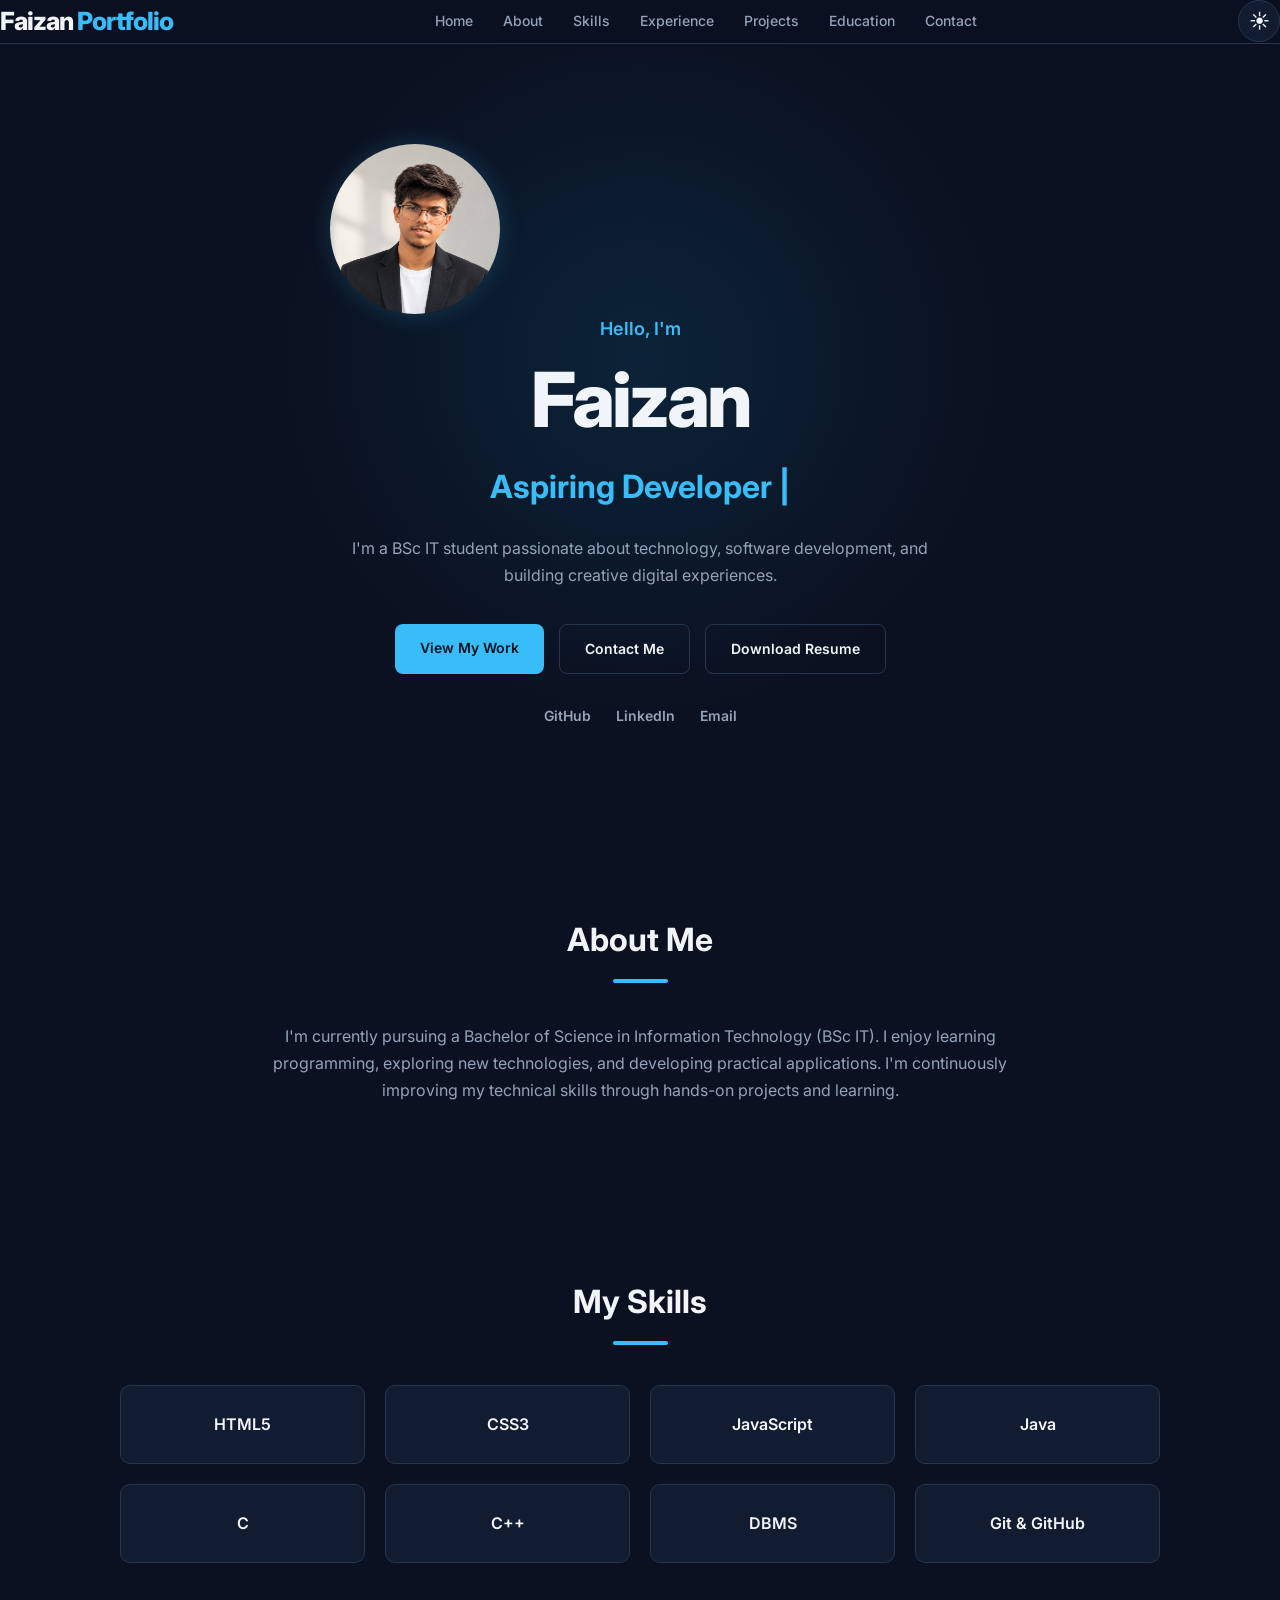
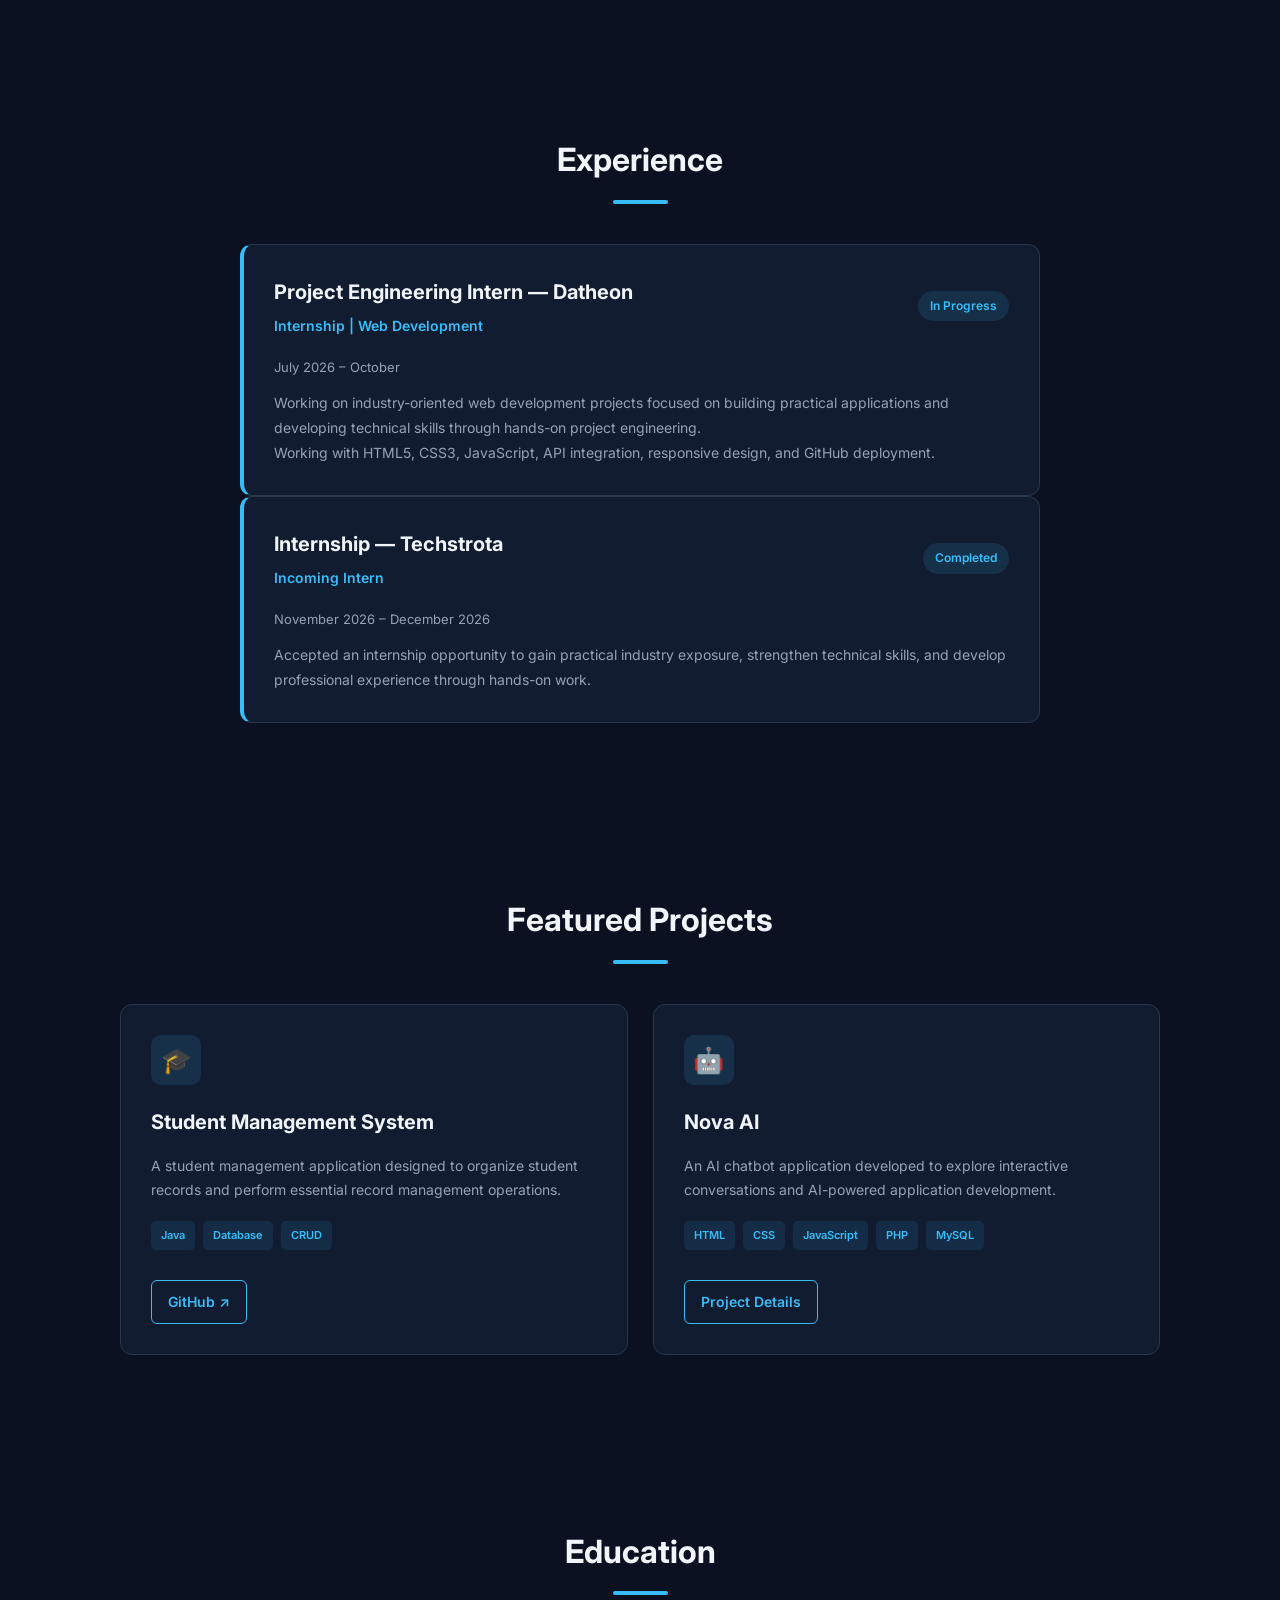
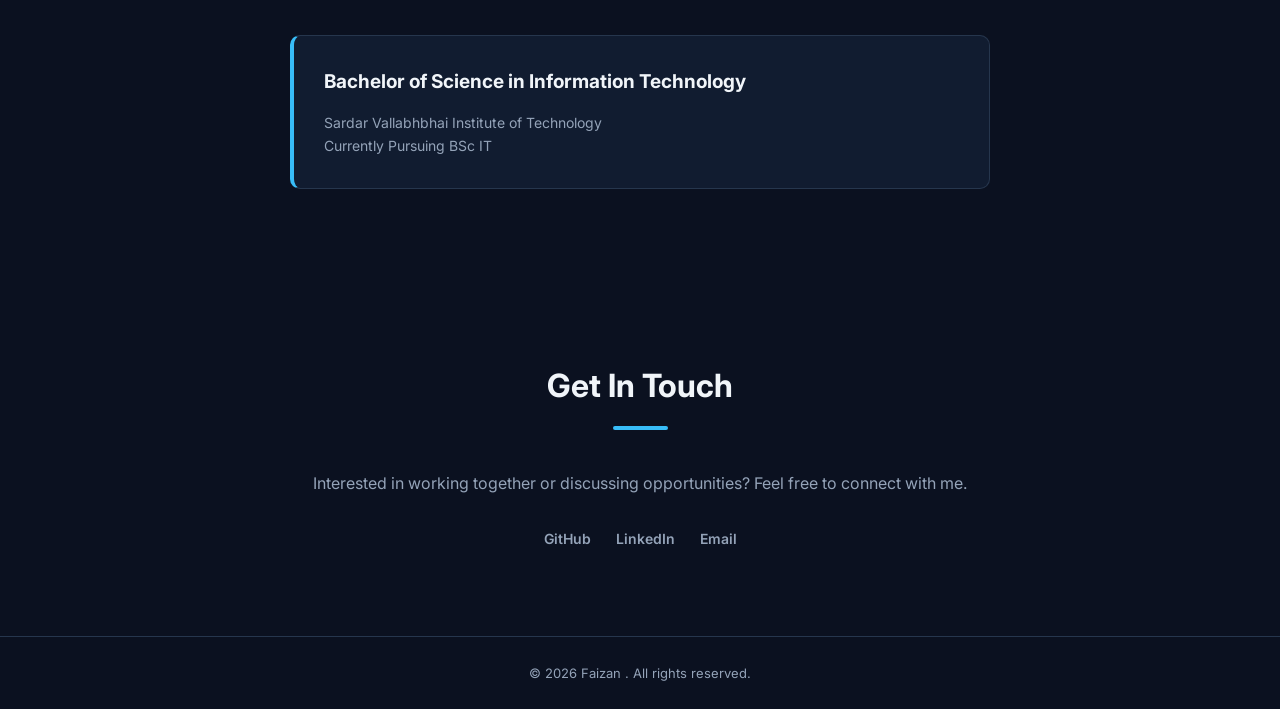
<file: index.html>
<!DOCTYPE html>
<html lang="en">
<head>
    <meta charset="UTF-8">
    <meta name="viewport" content="width=device-width, initial-scale=1.0">
    <meta name="description" content="Faizan Patel - BSc IT Student and Aspiring Developer Portfolio">

    <title>Faizan  | Developer Portfolio</title>

    <link rel="stylesheet" href="css/style.css">
    <script src="js/script.js" defer></script>
</head>

<body>

    

    <!-- Navigation -->
 <!-- Navigation -->
<header>
    <nav>
        <div class="logo">
            Faizan <span>Portfolio</span>
        </div>

        <div class="nav-links" id="nav-links">
            <a href="#home">Home</a>
            <a href="#about">About</a>
            <a href="#skills">Skills</a>
            <a href="#experience">Experience</a>
            <a href="#projects">Projects</a>
            <a href="#education">Education</a>
            <a href="#contact">Contact</a>
        </div>

        <div class="nav-actions">
            <button class="menu-toggle" id="menu-toggle"
                aria-label="Open navigation">
                ☰
            </button>

            <button id="theme-toggle" aria-label="Toggle theme">
                ☀
            </button>
        </div>
    </nav>
</header>

    <main>

        <!-- Home Section -->
        
<section id="home" class="hero">

    <div class="hero-content">

        <div class="profile-image">
            <img src="./images/profile.png"
                 alt="Faizan  - Profile Photo">
        </div>

        <p class="intro">Hello, I'm</p>

        <h1>Faizan </h1>

        <h2 class="typing-heading">
            <span id="typing-text"></span>
            <span class="cursor">|</span>
        </h2>

        <p class="hero-description">
            I'm a BSc IT student passionate about technology,
            software development, and building creative digital
            experiences.
        </p>

        <div class="hero-buttons">

            <a href="#projects" class="btn primary-btn">
                View My Work
            </a>

            <a href="#contact" class="btn secondary-btn">
                Contact Me
            </a>

            <a href="resume.pdf"
               class="btn secondary-btn"
               download>
                Download Resume
            </a>

        </div>

        <div class="social-links">
            <a href="https://github.com/Faizan9509">GitHub</a>
            <a href="https://www.linkedin.com/in/faizan9509/">LinkedIn</a>
            <a href="mailto:patelfaizan9509@gmail.com">Email</a>
        </div>

    </div>

</section>


        <!-- About Section -->
        <section id="about" class="section">
            <h2 class="section-title">About Me</h2>

            <p>
                I'm currently pursuing a Bachelor of Science in Information
                Technology (BSc IT). I enjoy learning programming,
                exploring new technologies, and developing practical
                applications. I'm continuously improving my technical
                skills through hands-on projects and learning.
            </p>
        </section>

        <!-- Skills Section -->
        <section id="skills" class="section">
            <h2 class="section-title">My Skills</h2>

            <div class="skills-grid">
                <div class="skill-card">HTML5</div>
                <div class="skill-card">CSS3</div>
                <div class="skill-card">JavaScript</div>
                <div class="skill-card">Java</div>
                <div class="skill-card">C</div>
                <div class="skill-card">C++</div>
                <div class="skill-card">DBMS</div>
                <div class="skill-card">Git & GitHub</div>
            </div>
        </section>


<!-- Experience Section -->

<!-- Datheon Internship -->

 <section id="experience" class="section">
    <h2 class="section-title">Experience</h2>
<div class="experience-card">

    <div class="experience-header">
        <div>
            <h3>Project Engineering Intern — Datheon</h3>
            <p class="experience-role">Internship | Web Development</p>
        </div>

        <span class="experience-status">In Progress</span>
    </div>

    <p class="experience-date">
        July 2026 – October
    </p>

    <p class="experience-description">
        Working on industry-oriented web development projects
        focused on building practical applications and developing
        technical skills through hands-on project engineering.
    </p>

    <p class="experience-description">
        Working with HTML5, CSS3, JavaScript, API integration,
        responsive design, and GitHub deployment.
    </p>

</div>



    <div class="experience-card">
        <div class="experience-header">
            <div>
                <h3>Internship — Techstrota</h3>
                <p class="experience-role">Incoming Intern</p>
            </div>

            <span class="experience-status">Completed</span>
        </div>

        <p class="experience-date">
             November 2026 – December 2026
        </p>

        <p class="experience-description">
            Accepted an internship opportunity to gain practical
            industry exposure, strengthen technical skills, and
            develop professional experience through hands-on work.
        </p>
    </div>



</section>
       
<!-- Projects Section -->
<section id="projects" class="section">

    <h2 class="section-title">Featured Projects</h2>

    <div class="projects-grid">

        <!-- Project 1 -->
        <div class="project-card">

            <div class="project-icon">
                <span>🎓</span>
            </div>

            <h3>Student Management System</h3>

            <p>
                A student management application designed to
                organize student records and perform essential
                record management operations.
            </p>

            <div class="project-tags">
                <span>Java</span>
                <span>Database</span>
                <span>CRUD</span>
            </div>

            <div class="project-buttons">

                <a href="https://github.com/Faizan9509/Student-Management-System"
                   target="_blank"
                   rel="noopener noreferrer"
                   class="project-link">
                    GitHub ↗
                </a>

            </div>

        </div>


        <!-- Project 2 -->
        <div class="project-card">

            <div class="project-icon">
                <span>🤖</span>
            </div>

            <h3>Nova AI</h3>

            <p>
                An AI chatbot application developed to explore
                interactive conversations and AI-powered
                application development.
            </p>

            <div class="project-tags">
                <span>HTML</span>
                <span>CSS</span>
                <span>JavaScript</span>
                <span>PHP</span>
                <span>MySQL</span>
            </div>

            <div class="project-buttons">

                <a href="#contact" class="project-link">
                    Project Details
                </a>

            </div>

        </div>

    </div>

</section>


        <!-- Education Section -->
        <section id="education" class="section">
            <h2 class="section-title">Education</h2>

            <div class="education-card">
                <h3>Bachelor of Science in Information Technology</h3>
                <p>Sardar Vallabhbhai Institute of Technology</p>
                <p>Currently Pursuing BSc IT</p>
            </div>
        </section>

        <!-- Contact Section -->
        <section id="contact" class="section">
            <h2 class="section-title">Get In Touch</h2>

            <p>
                Interested in working together or discussing opportunities?
                Feel free to connect with me.
            </p>

          <div class="social-links">

    <a href="https://github.com/Faizan9509"
       target="_blank"
       rel="noopener noreferrer">
       GitHub
    </a>

    <a href="https://www.linkedin.com/in/faizan9509/"
       target="_blank"
       rel="noopener noreferrer">
       LinkedIn
    </a>

    <a href="mailto:patelfaizan9509@gmail.com">
       Email
    </a>

</div>
        </section>

    </main>

    <!-- Footer -->
    <footer>
        <p>© Faizan . All rights reserved.</p>
    </footer>

</body>
</html>
</file>
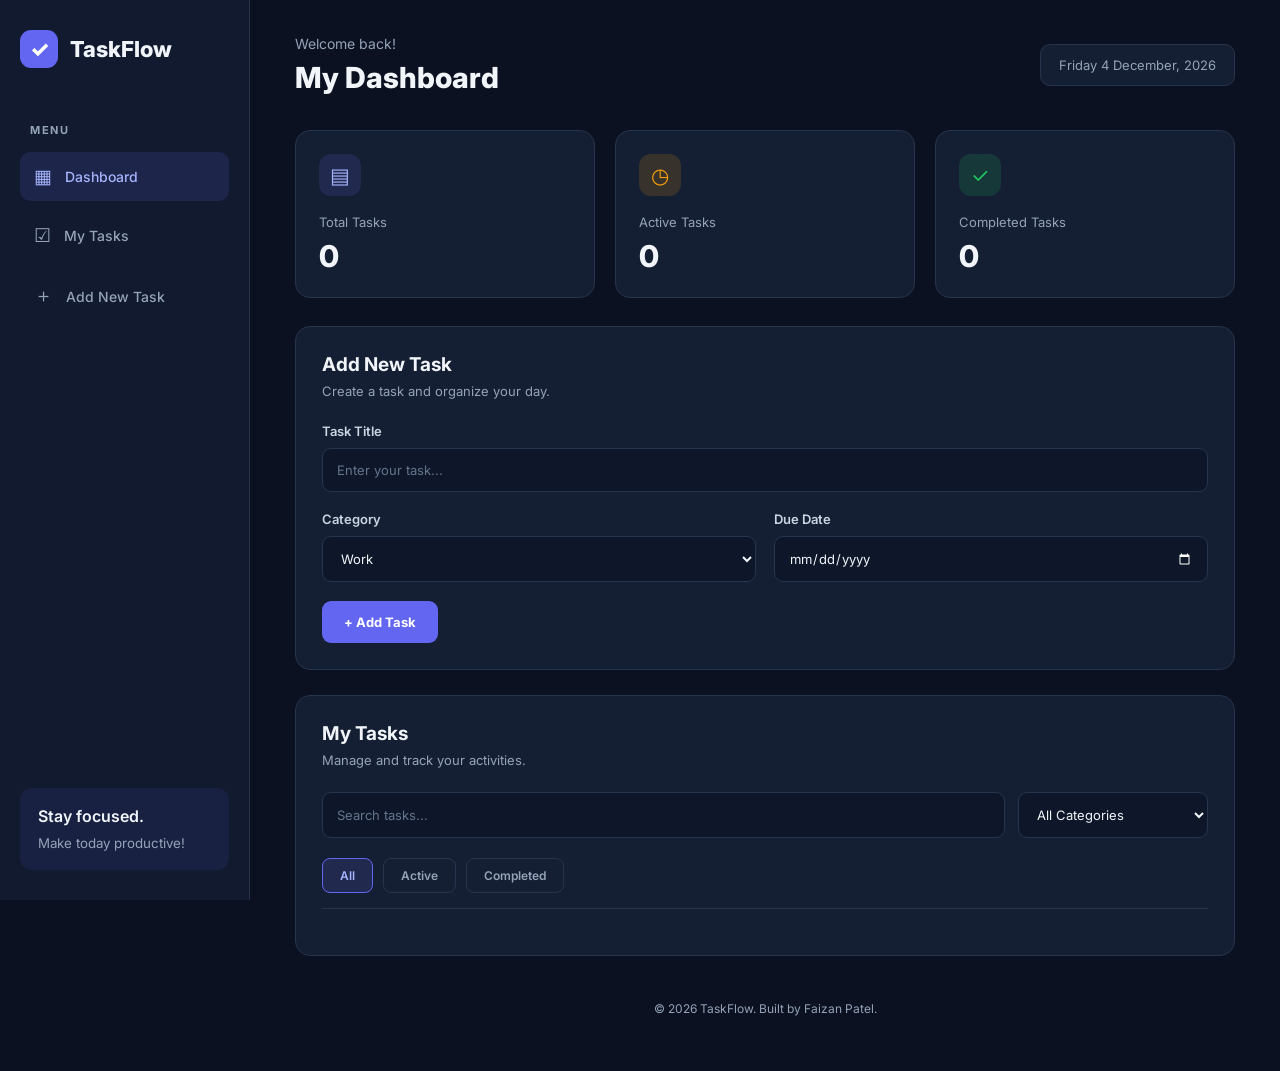
<file: Dynamic-Task-Manager/index.html>
<!DOCTYPE html>
<html lang="en">
<head>
    <meta charset="UTF-8">
    <meta name="viewport" content="width=device-width, initial-scale=1.0">

    <title>TaskFlow | Productivity Manager</title>

    <link rel="stylesheet" href="css/style.css">
    <script src="js/script.js" defer></script>
</head>

<body>

    <!-- Sidebar -->
    <aside class="sidebar">

        <div class="logo">
            <span class="logo-icon">✓</span>
            <h2>TaskFlow</h2>
        </div>

        <p class="sidebar-heading">MENU</p>

        <nav class="sidebar-nav">
            <a href="#dashboard" class="nav-link active">
                <span>▦</span> Dashboard
            </a>

            <a href="#tasks-section" class="nav-link">
                <span>☑</span> My Tasks
            </a>

            <a href="#add-task-section" class="nav-link">
                <span>＋</span> Add New Task
            </a>
        </nav>

        <div class="sidebar-bottom">
            <p>Stay focused.</p>
            <small>Make today productive!</small>
        </div>

    </aside>


    <!-- Main Content -->
    <main class="main-content" id="dashboard">

        <!-- Header -->
        <header class="topbar">
            <div>
                <p class="welcome-text">Welcome back!</p>
                <h1>My Dashboard</h1>
            </div>

            <div class="date-display" id="current-date"></div>
        </header>


        <!-- Summary Cards -->
        <section class="stats-grid">

            <div class="stat-card">
                <div class="stat-icon total-icon">▤</div>
                <p>Total Tasks</p>
                <h2 id="total-count">0</h2>
            </div>

            <div class="stat-card">
                <div class="stat-icon active-icon">◷</div>
                <p>Active Tasks</p>
                <h2 id="active-count">0</h2>
            </div>

            <div class="stat-card">
                <div class="stat-icon completed-icon">✓</div>
                <p>Completed Tasks</p>
                <h2 id="completed-count">0</h2>
            </div>

        </section>


        <!-- Add Task Section -->
        <section class="content-card" id="add-task-section">

            <div class="section-heading">
                <div>
                    <h2>Add New Task</h2>
                    <p>Create a task and organize your day.</p>
                </div>
            </div>

            <form id="task-form">

                <div class="form-group">
                    <label for="task-title">Task Title</label>
                    <input
                        type="text"
                        id="task-title"
                        placeholder="Enter your task..."
                        required
                    >
                </div>

                <div class="form-row">

                    <div class="form-group">
                        <label for="task-category">Category</label>

                        <select id="task-category" required>
                            <option value="Work">Work</option>
                            <option value="Personal">Personal</option>
                            <option value="Study">Study</option>
                        </select>
                    </div>

                    <div class="form-group">
                        <label for="task-date">Due Date</label>

                        <input
                            type="date"
                            id="task-date"
                            required
                        >
                    </div>

                </div>

                <button type="submit" class="primary-btn">
                    + Add Task
                </button>

            </form>

        </section>


        <!-- Tasks Section -->
        <section class="content-card tasks-section" id="tasks-section">

            <div class="section-heading">
                <div>
                    <h2>My Tasks</h2>
                    <p>Manage and track your activities.</p>
                </div>
            </div>

            <!-- Search -->
            <div class="task-controls">

                <input
                    type="search"
                    id="search-input"
                    placeholder="Search tasks..."
                >

                <select id="filter-category">
                    <option value="All">All Categories</option>
                    <option value="Work">Work</option>
                    <option value="Personal">Personal</option>
                    <option value="Study">Study</option>
                </select>

            </div>


            <!-- Status Filters -->
            <div class="filter-tabs">

                <button class="filter-btn active" data-filter="All">
                    All
                </button>

                <button class="filter-btn" data-filter="Active">
                    Active
                </button>

                <button class="filter-btn" data-filter="Completed">
                    Completed
                </button>

            </div>


            <!-- Task List -->
            <div class="task-list" id="task-list">

                <div class="empty-state" id="empty-state">
                    <div class="empty-icon">☑</div>
                    <h3>No tasks yet</h3>
                    <p>Add your first task to get started!</p>
                </div>

            </div>

        </section>


        <!-- Footer -->
        <footer class="footer">
            <p>© <span id="current-year"></span> TaskFlow. Built by Faizan Patel.</p>
        </footer>

    </main>

</body>
</html>
</file>
<file: css/style.css>
/* ==============================
   1. GLOBAL SETTINGS
================================ */

@import url('https://fonts.googleapis.com/css2?family=Inter:wght@400;500;600;700;800&display=swap');

:root {
    --bg-color: #0b1120;
    --card-color: #111c30;
    --text-color: #f1f5f9;
    --secondary-color: #94a3b8;
    --accent-color: #38bdf8;
    --border-color: #26364d;
    --header-bg: rgba(11, 17, 32, 0.92);
}

body[data-theme="light"] {
    --bg-color: #f8fafc;
    --card-color: #ffffff;
    --text-color: #0f172a;
    --secondary-color: #64748b;
    --accent-color: #0284c7;
    --border-color: #e2e8f0;
    --header-bg: rgba(248, 250, 252, 0.92);
}

* {
    margin: 0;
    padding: 0;
    box-sizing: border-box;
}

html {
    scroll-behavior: smooth;
    scroll-padding-top: 90px;
}

body {
    font-family: 'Inter', sans-serif;
    background: var(--bg-color);
    color: var(--text-color);
    line-height: 1.7;
    transition: background 0.3s, color 0.3s;
}

a {
    text-decoration: none;
    color: inherit;
}

button {
    font-family: inherit;
    cursor: pointer;
}

section {
    scroll-margin-top: 90px;
}

/* Scroll Reveal Animation */
.reveal {
    opacity: 0;
    transform: translateY(30px);
    transition: opacity 0.7s ease, transform 0.7s ease;
}

.reveal.active {
    opacity: 1;
    transform: translateY(0);
}

@media (prefers-reduced-motion: reduce) {
    .reveal {
        opacity: 1;
        transform: none;
        transition: none;
    }
}
/* ==============================
   2. NAVIGATION BAR
================================ */

header {
    position: sticky;
    top: 0;
    z-index: 1000;
    background: var(--header-bg);
    backdrop-filter: blur(15px);
    border-bottom: 1px solid var(--border-color);
}

.navbar {
    max-width: 1200px;
    margin: auto;
    padding: 18px 30px;
    display: flex;
    align-items: center;
    justify-content: space-between;
}

.logo {
    font-size: 25px;
    font-weight: 800;
    letter-spacing: -1px;
}

.logo span {
    color: var(--accent-color);
}

.nav-links {
    display: flex;
    align-items: center;
    gap: 30px;
    list-style: none;
}

.nav-links a {
    color: var(--secondary-color);
    font-size: 14px;
    font-weight: 500;
    transition: color 0.3s;
}

.nav-links a:hover {
    color: var(--accent-color);
}

#theme-toggle {
    background: var(--card-color);
    color: var(--text-color);
    border: 1px solid var(--border-color);
    border-radius: 50%;
    width: 42px;
    height: 42px;
    font-size: 20px;
    transition: 0.3s;
}

#theme-toggle:hover {
    border-color: var(--accent-color);
    transform: rotate(20deg);
}

/* ==============================
   3. HERO SECTION
================================ */

.hero {
    min-height: 85vh;
    display: flex;
    align-items: center;
    justify-content: center;
    padding: 100px 25px;
    text-align: center;
    background:
        radial-gradient(
            circle at 50% 40%,
            rgba(14, 165, 233, 0.12),
            transparent 45%
        );
}

.hero-content {
    max-width: 800px;
    animation: fadeUp 1s ease;
}

.intro {
    color: var(--accent-color);
    font-size: 18px;
    font-weight: 600;
    margin-bottom: 10px;
}

.hero h1 {
    font-size: clamp(45px, 8vw, 76px);
    font-weight: 800;
    letter-spacing: -3px;
    line-height: 1.2;
    margin-bottom: 15px;
}

.hero h2 {
    font-size: clamp(22px, 4vw, 32px);
    color: var(--accent-color);
    margin-bottom: 20px;
}

.hero-description {
    color: var(--secondary-color);
    max-width: 620px;
    margin: 0 auto 35px;
    font-size: 16px;
}

.hero-buttons {
    display: flex;
    justify-content: center;
    gap: 15px;
    flex-wrap: wrap;
}

.btn {
    display: inline-block;
    padding: 12px 25px;
    border-radius: 8px;
    font-size: 14px;
    font-weight: 600;
    transition: 0.3s;
}

.primary-btn {
    background: var(--accent-color);
    color: #06111f;
}

.primary-btn:hover {
    transform: translateY(-4px);
    box-shadow: 0 8px 25px rgba(56, 189, 248, 0.25);
}

.secondary-btn {
    border: 1px solid var(--border-color);
    color: var(--text-color);
}

.secondary-btn:hover {
    border-color: var(--accent-color);
    color: var(--accent-color);
    transform: translateY(-4px);
}



/* Typing animation */

.typing-heading {
    min-height: 48px;
}

.cursor {
    color: var(--accent-color);
    animation: blink 0.7s infinite;
}

@keyframes blink {
    50% {
        opacity: 0;
    }
}

/* Social media links */

.social-links {
    display: flex;
    justify-content: center;
    gap: 25px;
    margin-top: 30px;
    flex-wrap: wrap;
}

.social-links a {
    color: var(--secondary-color);
    font-size: 14px;
    font-weight: 600;
    transition: 0.3s;
}

.social-links a:hover {
    color: var(--accent-color);
    transform: translateY(-3px);
}

/* ==============================
   4. COMMON SECTION DESIGN
================================ */

.section {
    max-width: 1100px;
    margin: auto;
    padding: 85px 30px;
}

.section-title {
    font-size: 32px;
    font-weight: 700;
    text-align: center;
    margin-bottom: 40px;
}

.section-title::after {
    content: "";
    display: block;
    width: 55px;
    height: 4px;
    background: var(--accent-color);
    border-radius: 5px;
    margin: 12px auto 0;
}

/* ==============================
   5. ABOUT SECTION
================================ */

#about > p {
    max-width: 800px;
    margin: auto;
    text-align: center;
    color: var(--secondary-color);
    font-size: 16px;
}

/* ==============================
   6. SKILLS SECTION
================================ */

.skills-grid {
    display: grid;
    grid-template-columns: repeat(4, 1fr);
    gap: 20px;
}

.skill-card {
    background: var(--card-color);
    border: 1px solid var(--border-color);
    border-radius: 10px;
    padding: 25px 15px;
    text-align: center;
    font-weight: 600;
    transition: 0.3s;
}

.skill-card:hover {
    transform: translateY(-6px);
    border-color: var(--accent-color);
    color: var(--accent-color);
}


/* ==============================
   EXPERIENCE SECTION
================================ */

.experience-card {
    max-width: 800px;
    margin: 0 auto;
    padding: 30px;
    background: var(--card-color);
    border: 1px solid var(--border-color);
    border-left: 4px solid var(--accent-color);
    border-radius: 12px;
    transition: transform 0.3s, border-color 0.3s;
}

.experience-card:hover {
    transform: translateY(-5px);
    border-color: var(--accent-color);
}

.experience-header {
    display: flex;
    justify-content: space-between;
    align-items: center;
    gap: 15px;
    flex-wrap: wrap;
}

.experience-header h3 {
    font-size: 20px;
    margin-bottom: 5px;
}

.experience-role {
    color: var(--accent-color);
    font-size: 14px;
    font-weight: 600;
}

.experience-status {
    padding: 5px 12px;
    border-radius: 20px;
    background: rgba(56, 189, 248, 0.12);
    color: var(--accent-color);
    font-size: 12px;
    font-weight: 600;
}

.experience-date {
    color: var(--secondary-color);
    font-size: 13px;
    margin: 18px 0 12px;
}

.experience-description {
    color: var(--secondary-color);
    font-size: 14px;
    line-height: 1.8;
}


/* ==============================
   7. PROJECTS SECTION
================================ */

.projects-grid {
    display: grid;
    grid-template-columns: repeat(2, 1fr);
    gap: 25px;
}

.project-card {
    background: var(--card-color);
    border: 1px solid var(--border-color);
    border-radius: 12px;
    padding: 30px;
    transition: 0.3s;
}

.project-card:hover {
    transform: translateY(-7px);
    border-color: var(--accent-color);
    box-shadow: 0 10px 30px rgba(0, 0, 0, 0.15);
}

.project-card h3 {
    font-size: 20px;
    margin-bottom: 15px;
}

.project-card p {
    color: var(--secondary-color);
    font-size: 14px;
    margin-bottom: 15px;
}

.project-card .tech-stack {
    font-size: 12px;
    color: var(--accent-color);
}

.project-card a {
    display: inline-block;
    color: var(--accent-color);
    font-size: 14px;
    font-weight: 600;
    margin-top: 10px;
}

.project-card a:hover {
    text-decoration: underline;
}


/* Project Icons */

.project-icon {
    width: 50px;
    height: 50px;
    background: rgba(56, 189, 248, 0.12);
    border-radius: 10px;
    display: flex;
    align-items: center;
    justify-content: center;
    margin-bottom: 20px;
}

.project-icon span {
    font-size: 25px;
}

/* Technology Tags */

.project-tags {
    display: flex;
    flex-wrap: wrap;
    gap: 8px;
    margin: 20px 0;
}

.project-tags span {
    padding: 5px 10px;
    background: rgba(56, 189, 248, 0.10);
    color: var(--accent-color);
    border-radius: 5px;
    font-size: 11px;
    font-weight: 600;
}

/* Project Buttons */

.project-buttons {
    display: flex;
    gap: 12px;
    margin-top: 20px;
}

.project-link {
    padding: 9px 16px;
    border: 1px solid var(--accent-color);
    border-radius: 6px;
    color: var(--accent-color);
    font-size: 13px;
    font-weight: 600;
    transition: 0.3s;
}

.project-link:hover {
    background: var(--accent-color);
    color: #06111f;
}


/* ==============================
   8. EDUCATION SECTION
================================ */

.education-card {
    max-width: 700px;
    margin: auto;
    background: var(--card-color);
    border: 1px solid var(--border-color);
    border-left: 4px solid var(--accent-color);
    border-radius: 10px;
    padding: 30px;
}

.education-card h3 {
    font-size: 19px;
    margin-bottom: 12px;
}

.education-card p {
    color: var(--secondary-color);
    font-size: 14px;
}

/* ==============================
   9. CONTACT SECTION
================================ */

#contact {
    text-align: center;
}

#contact > p {
    color: var(--secondary-color);
    margin-bottom: 30px;
}

.contact-links {
    display: flex;
    justify-content: center;
    flex-wrap: wrap;
    gap: 15px;
}

.contact-links a {
    padding: 11px 22px;
    border: 1px solid var(--border-color);
    border-radius: 8px;
    color: var(--accent-color);
    font-size: 14px;
    font-weight: 600;
    transition: 0.3s;
}

.contact-links a:hover {
    background: var(--accent-color);
    color: #06111f;
    border-color: var(--accent-color);
}


/* Profile Image */

.profile-image {
    width: 170px;
    height: 170px;
    border-radius: 50%;
    object-fit: cover;
    object-position: center;
    border: 3px solid var(--primary-color);
    box-shadow: 0 0 25px rgba(56, 189, 248, 0.2);
}

.profile-image img {
    width: 100%;
    height: 100%;
    object-fit: cover;
    border-radius: 50%;
}

/* ==============================
   10. FOOTER
================================ */

footer {
    text-align: center;
    padding: 25px;
    border-top: 1px solid var(--border-color);
    color: var(--secondary-color);
    font-size: 13px;
}

/* ==============================
   11. ANIMATIONS
================================ */

@keyframes fadeUp {
    from {
        opacity: 0;
        transform: translateY(30px);
    }

    to {
        opacity: 1;
        transform: translateY(0);
    }
}

/* ==============================
   12. RESPONSIVE DESIGN
================================ */

@media (max-width: 768px) {
    nav {
        display: flex;
        align-items: center;
        justify-content: space-between;
        position: relative;
    }

    .menu-toggle {
        display: block;
        order: 2;
    }

    #theme-toggle {
        order: 3;
    }

    .nav-links {
        display: none;
        position: absolute;
        top: 100%;
        left: 0;
        width: 100%;
        flex-direction: column;
        align-items: flex-start;
        background: var(--card-bg);
        padding: 20px;
        gap: 18px;
        z-index: 1000;
        border-top: 1px solid var(--border-color);
    }

    .nav-links.active {
        display: flex;
    }
}

@media (max-width: 400px) {

    .hero h1 {
        letter-spacing: -1px;
    }

    .skills-grid {
        gap: 12px;
    }

    .skill-card {
        padding: 18px 10px;
        font-size: 13px;
    }
}

@media (prefers-reduced-motion: reduce) {
    *,
    *::before,
    *::after {
        scroll-behavior: auto !important;
        animation-duration: 0.01ms !important;
        transition-duration: 0.01ms !important;
    }
}
/* Navigation Layout */
nav {
    display: flex;
    align-items: center;
    justify-content: space-between;
    position: relative;
}

.logo {
    white-space: nowrap;
}

.nav-actions {
    display: flex;
    align-items: center;
    gap: 12px;
}

.menu-toggle {
    display: none;
    background: transparent;
    border: none;
    color: var(--text-color);
    font-size: 26px;
    cursor: pointer;
}

/* Mobile Navigation */
@media (max-width: 768px) {
    nav {
        flex-wrap: nowrap;
    }

    .menu-toggle {
        display: block;
    }

    .nav-links {
        display: none;
        position: absolute;
        top: 100%;
        left: 0;
        width: 100%;
        flex-direction: column;
        align-items: flex-start;
        background: var(--card-bg);
        padding: 20px;
        gap: 18px;
        z-index: 1000;
        border-top: 1px solid var(--border-color);
    }

    .nav-links.active {
        display: flex;
    }
}
</file>
<file: Dynamic-Task-Manager/css/style.css>
/* ==============================
   1. Global Styles
================================= */

@import url('https://fonts.googleapis.com/css2?family=Inter:wght@400;500;600;700;800&display=swap');

:root {
    --bg-color: #0b1120;
    --sidebar-bg: #111a2e;
    --card-bg: #151f33;
    --input-bg: #0e1729;
    --primary: #6366f1;
    --primary-hover: #4f46e5;
    --text-color: #f1f5f9;
    --muted-text: #94a3b8;
    --border-color: #26344d;
    --green: #22c55e;
    --orange: #f59e0b;
    --red: #ef4444;
}

* {
    margin: 0;
    padding: 0;
    box-sizing: border-box;
}

html {
    scroll-behavior: smooth;
}

body {
    font-family: 'Inter', sans-serif;
    background: var(--bg-color);
    color: var(--text-color);
    min-height: 100vh;
    display: flex;
}


/* ==============================
   2. Sidebar
================================= */

.sidebar {
    width: 250px;
    min-height: 100vh;
    background: var(--sidebar-bg);
    border-right: 1px solid var(--border-color);
    padding: 30px 20px;
    display: flex;
    flex-direction: column;
    flex-shrink: 0;
    position: fixed;
    top: 0;
    left: 0;
    bottom: 0;
}

.logo {
    display: flex;
    align-items: center;
    gap: 12px;
    margin-bottom: 55px;
}

.logo-icon {
    width: 38px;
    height: 38px;
    display: grid;
    place-items: center;
    background: var(--primary);
    border-radius: 11px;
    font-size: 22px;
    font-weight: 800;
    color: white;
}

.logo h2 {
    font-size: 22px;
    font-weight: 800;
}

.sidebar-heading {
    color: var(--muted-text);
    font-size: 11px;
    font-weight: 700;
    letter-spacing: 1.5px;
    margin: 0 0 15px 10px;
}

.sidebar-nav {
    display: flex;
    flex-direction: column;
    gap: 10px;
}

.nav-link {
    display: flex;
    align-items: center;
    gap: 13px;
    padding: 13px 14px;
    border-radius: 10px;
    color: var(--muted-text);
    text-decoration: none;
    font-size: 14px;
    font-weight: 500;
    transition: 0.3s;
}

.nav-link span {
    font-size: 19px;
}

.nav-link:hover,
.nav-link.active {
    background: rgba(99, 102, 241, 0.15);
    color: #a5b4fc;
}

.sidebar-bottom {
    margin-top: auto;
    padding: 18px;
    background: rgba(99, 102, 241, 0.1);
    border-radius: 12px;
}

.sidebar-bottom p {
    font-weight: 600;
    margin-bottom: 6px;
}

.sidebar-bottom small {
    color: var(--muted-text);
}


/* ==============================
   3. Main Content
================================= */

.main-content {
    width: calc(100% - 250px);
    margin-left: 250px;
    padding: 35px 45px;
    max-width: 1600px;
}

.topbar {
    display: flex;
    align-items: center;
    justify-content: space-between;
    margin-bottom: 35px;
}

.welcome-text {
    color: var(--muted-text);
    font-size: 14px;
    margin-bottom: 8px;
}

.topbar h1 {
    font-size: 29px;
    font-weight: 800;
}

.date-display {
    color: var(--muted-text);
    background: var(--card-bg);
    border: 1px solid var(--border-color);
    padding: 12px 18px;
    border-radius: 10px;
    font-size: 13px;
}


/* ==============================
   4. Statistics Cards
================================= */

.stats-grid {
    display: grid;
    grid-template-columns: repeat(3, 1fr);
    gap: 20px;
    margin-bottom: 28px;
}

.stat-card {
    background: var(--card-bg);
    border: 1px solid var(--border-color);
    border-radius: 15px;
    padding: 23px;
    transition: transform 0.3s, border-color 0.3s;
}

.stat-card:hover {
    transform: translateY(-4px);
    border-color: var(--primary);
}

.stat-icon {
    width: 42px;
    height: 42px;
    border-radius: 12px;
    display: grid;
    place-items: center;
    font-size: 21px;
    margin-bottom: 18px;
}

.total-icon {
    color: #a5b4fc;
    background: rgba(99, 102, 241, 0.15);
}

.active-icon {
    color: var(--orange);
    background: rgba(245, 158, 11, 0.15);
}

.completed-icon {
    color: var(--green);
    background: rgba(34, 197, 94, 0.15);
}

.stat-card p {
    color: var(--muted-text);
    font-size: 13px;
    margin-bottom: 8px;
}

.stat-card h2 {
    font-size: 30px;
    font-weight: 800;
}


/* ==============================
   5. Content Cards
================================= */

.content-card {
    background: var(--card-bg);
    border: 1px solid var(--border-color);
    border-radius: 15px;
    padding: 26px;
    margin-bottom: 25px;
}

.section-heading {
    display: flex;
    justify-content: space-between;
    align-items: center;
    margin-bottom: 24px;
}

.section-heading h2 {
    font-size: 19px;
    margin-bottom: 7px;
}

.section-heading p {
    color: var(--muted-text);
    font-size: 13px;
}


/* ==============================
   6. Task Form
================================= */

.form-group {
    display: flex;
    flex-direction: column;
    gap: 9px;
    margin-bottom: 19px;
    flex: 1;
}

.form-group label {
    font-size: 13px;
    font-weight: 600;
    color: #cbd5e1;
}

.form-group input,
.form-group select,
.task-controls input,
.task-controls select {
    width: 100%;
    background: var(--input-bg);
    border: 1px solid var(--border-color);
    border-radius: 9px;
    padding: 13px 14px;
    color: var(--text-color);
    font-family: inherit;
    font-size: 13px;
    outline: none;
    transition: border-color 0.3s;
}

.form-group input:focus,
.form-group select:focus,
.task-controls input:focus,
.task-controls select:focus {
    border-color: var(--primary);
}

.form-group input::placeholder,
.task-controls input::placeholder {
    color: #64748b;
}

.form-group input[type="date"] {
    color-scheme: dark;
}

.form-row {
    display: flex;
    gap: 18px;
}

.primary-btn {
    background: var(--primary);
    color: white;
    border: none;
    border-radius: 9px;
    padding: 13px 22px;
    font-family: inherit;
    font-size: 13px;
    font-weight: 700;
    cursor: pointer;
    transition: background 0.3s, transform 0.2s;
}

.primary-btn:hover {
    background: var(--primary-hover);
    transform: translateY(-2px);
}


/* ==============================
   7. Task Controls
================================= */

.task-controls {
    display: flex;
    gap: 13px;
    margin-bottom: 20px;
}

.task-controls input {
    flex: 1;
}

.task-controls select {
    width: 190px;
}


/* ==============================
   8. Filter Tabs
================================= */

.filter-tabs {
    display: flex;
    gap: 10px;
    border-bottom: 1px solid var(--border-color);
    margin-bottom: 20px;
    padding-bottom: 15px;
}

.filter-btn {
    background: transparent;
    border: 1px solid var(--border-color);
    color: var(--muted-text);
    padding: 9px 17px;
    border-radius: 8px;
    font-family: inherit;
    font-size: 12px;
    font-weight: 600;
    cursor: pointer;
    transition: 0.3s;
}

.filter-btn:hover,
.filter-btn.active {
    background: rgba(99, 102, 241, 0.15);
    border-color: var(--primary);
    color: #a5b4fc;
}


/* ==============================
   9. Task List
================================= */

.task-list {
    display: flex;
    flex-direction: column;
    gap: 13px;
}

.empty-state {
    text-align: center;
    padding: 45px 15px;
    color: var(--muted-text);
}

.empty-icon {
    font-size: 40px;
    margin-bottom: 12px;
}

.empty-state h3 {
    color: var(--text-color);
    margin-bottom: 8px;
    font-size: 16px;
}

.empty-state p {
    font-size: 13px;
}


/* ==============================
   10. Footer
================================= */

.footer {
    text-align: center;
    color: var(--muted-text);
    font-size: 12px;
    padding: 20px 0;
}


/* ==============================
   11. Responsive Design
================================= */

@media (max-width: 1000px) {
    .sidebar {
        width: 210px;
    }

    .main-content {
        width: calc(100% - 210px);
        margin-left: 210px;
        padding: 30px 25px;
    }

    .stats-grid {
        gap: 12px;
    }
}

@media (max-width: 768px) {
    body {
        display: block;
    }

    .sidebar {
        position: relative;
        width: 100%;
        min-height: auto;
        padding: 16px 20px;
    }

    .logo {
        margin-bottom: 15px;
    }

    .sidebar-heading,
    .sidebar-bottom {
        display: none;
    }

    .sidebar-nav {
        flex-direction: row;
        flex-wrap: wrap;
        gap: 6px;
    }

    .nav-link {
        padding: 9px 11px;
        font-size: 12px;
    }

    .main-content {
        width: 100%;
        margin-left: 0;
        padding: 25px 18px;
    }

    .stats-grid {
        grid-template-columns: 1fr;
    }

    .form-row {
        flex-direction: column;
        gap: 0;
    }

    .topbar {
        align-items: flex-start;
        gap: 15px;
        flex-direction: column;
    }
}

@media (max-width: 480px) {
    .topbar h1 {
        font-size: 24px;
    }

    .content-card {
        padding: 18px;
    }

    .task-controls {
        flex-direction: column;
    }

    .task-controls select {
        width: 100%;
    }

    .filter-tabs {
        flex-wrap: wrap;
    }

    .filter-btn {
        flex: 1;
        padding: 9px 10px;
    }
}

/* Generated Task Cards */

.task-item {
    display: flex;
    justify-content: space-between;
    align-items: center;
    gap: 15px;
    padding: 18px;
    background: var(--input-bg);
    border: 1px solid var(--border-color);
    border-radius: 12px;
    margin-bottom: 12px;
    transition: 0.3s;
}

.task-item:hover {
    border-color: var(--primary);
    transform: translateY(-2px);
}

.task-info h3 {
    font-size: 15px;
    margin-bottom: 7px;
}

.task-info p {
    font-size: 12px;
    color: var(--muted-text);
}

.task-item.completed .task-info h3 {
    text-decoration: line-through;
    opacity: 0.5;
}

.task-actions {
    display: flex;
    gap: 8px;
    flex-wrap: wrap;
}

.task-actions button {
    padding: 8px 11px;
    border: 1px solid var(--border-color);
    border-radius: 7px;
    background: var(--card-bg);
    color: var(--text-color);
    cursor: pointer;
    font-size: 11px;
}

.task-actions button:hover {
    background: var(--primary);
    border-color: var(--primary);
}

@media (max-width: 600px) {
    .task-item {
        align-items: flex-start;
        flex-direction: column;
    }
}
</file>
